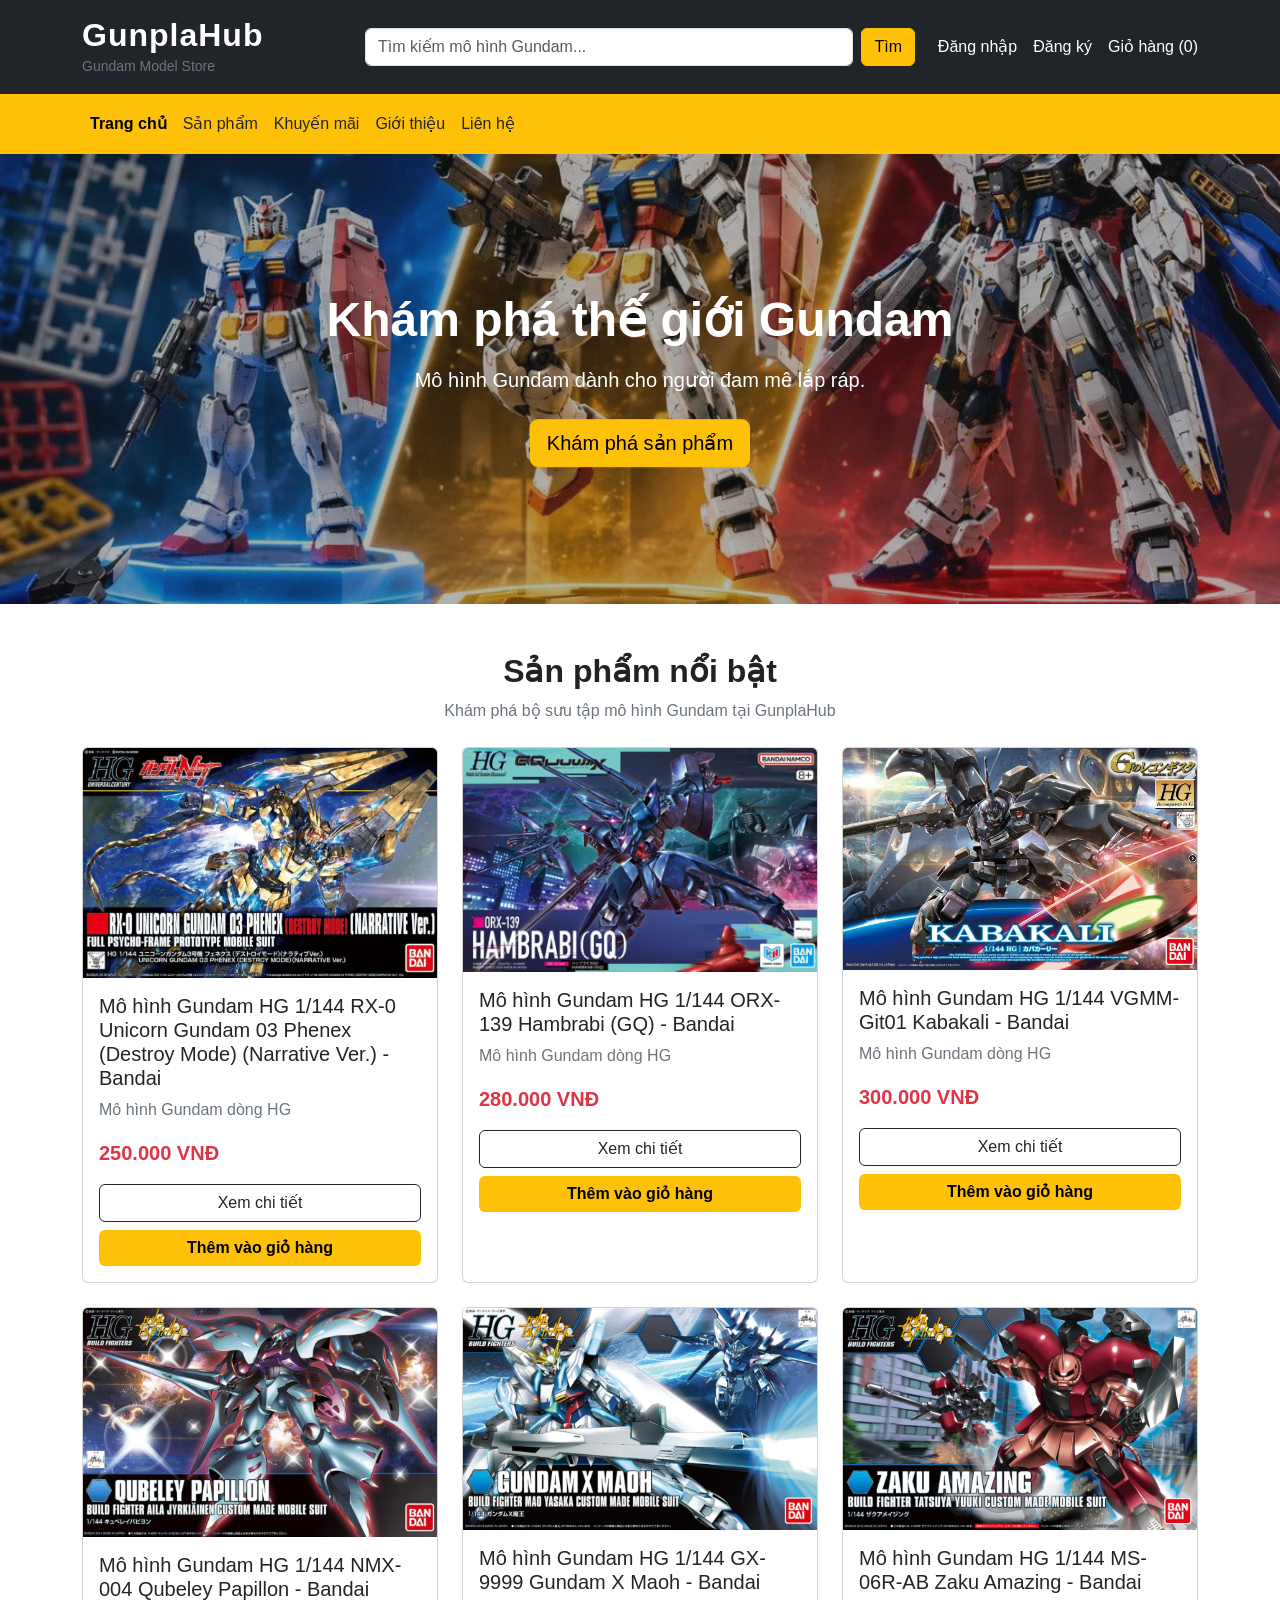
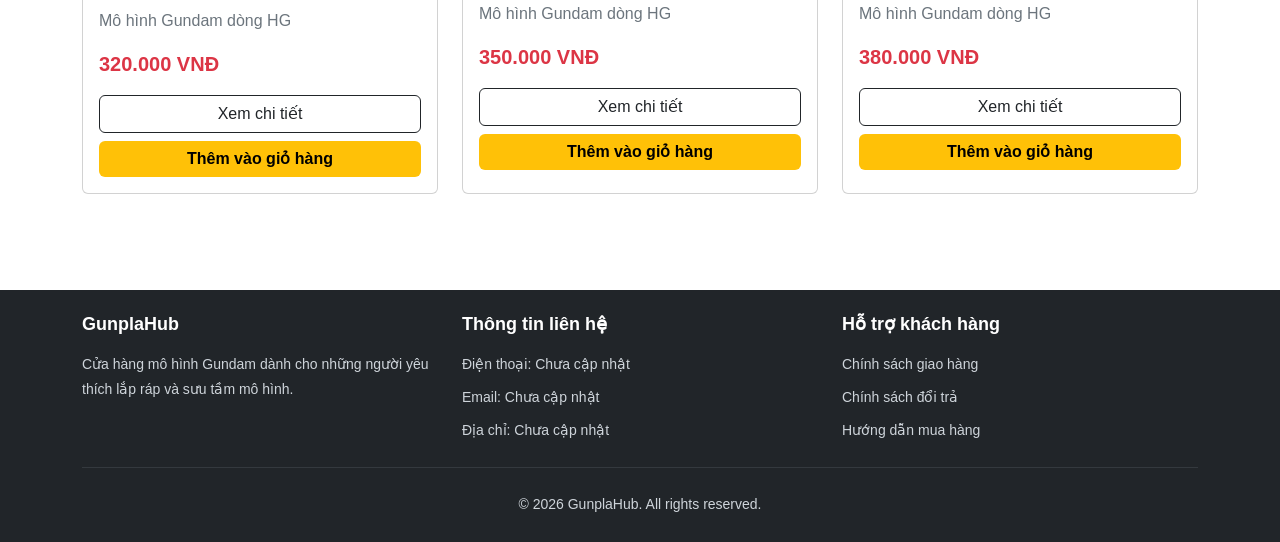
<file: index.html>
<!DOCTYPE html>
<html lang="vi">
<head>
    <meta charset="UTF-8">
    <meta name="viewport" content="width=device-width, initial-scale=1.0">

    <title>GunplaHub - Cửa hàng mô hình Gundam</title>

    <!-- Bootstrap CSS -->
    <link
        href="https://cdn.jsdelivr.net/npm/bootstrap@5.3.8/dist/css/bootstrap.min.css"
        rel="stylesheet"
    >

    <!-- CSS của dự án -->
    <link rel="stylesheet" href="css/style.css">
</head>

<body>

    
<!-- HEADER -->
<header class="bg-dark text-white py-3">
    <div class="container">
        <div class="row align-items-center g-3">

            <!-- Logo -->
            <div class="col-12 col-md-3">
                <a href="index.html" class="text-white text-decoration-none">
                    <h2 class="mb-0 fw-bold">GunplaHub</h2>
                    <small class="text-secondary">Gundam Model Store</small>
                </a>
            </div>

            <!-- Thanh tìm kiếm -->
            <div class="col-12 col-md-6">
                
<form class="d-flex" role="search" id="search-form">
    <input
        type="search"
        id="search-product"
        class="form-control"
        placeholder="Tìm kiếm mô hình Gundam..."
        aria-label="Tìm kiếm sản phẩm"
    >
    <button class="btn btn-warning ms-2" type="submit">
        Tìm
    </button>
</form>


            </div>

            <!-- Tài khoản và giỏ hàng -->
            <div class="col-12 col-md-3">
                <div class="d-flex justify-content-md-end gap-3">
                    
                    <a href="login.html" class="text-white text-decoration-none">
                        Đăng nhập
                    </a>
                    
                    <a href="register.html" class="text-white text-decoration-none">
                        Đăng ký
                    </a>

                    


                    <a href="cart.html" id="cart-link" class="text-white text-decoration-none">
                        Giỏ hàng (<span id="cart-count">0</span>)
                    </a>
                    
                </div>
            </div>

        </div>
    </div>
</header>

<!-- MENU ĐIỀU HƯỚNG -->
<nav class="navbar navbar-expand-lg navbar-light bg-warning">
    <div class="container">

        <button
            class="navbar-toggler"
            type="button"
            data-bs-toggle="collapse"
            data-bs-target="#mainMenu"
            aria-controls="mainMenu"
            aria-expanded="false"
            aria-label="Mở menu"
        >
            <span class="navbar-toggler-icon"></span>
        </button>

        <div class="collapse navbar-collapse" id="mainMenu">
            <ul class="navbar-nav me-auto">
                <li class="nav-item">
                    <a class="nav-link active fw-bold" href="index.html">Trang chủ</a>
                </li>

                <li class="nav-item">
                    <a class="nav-link" href="#san-pham">Sản phẩm</a>
                </li>

                <li class="nav-item">
                    <a class="nav-link" href="#khuyen-mai">Khuyến mãi</a>
                </li>

                <li class="nav-item">
                    <a class="nav-link" href="#gioi-thieu">Giới thiệu</a>
                </li>

                <li class="nav-item">
                    <a class="nav-link" href="#lien-he">Liên hệ</a>
                </li>
            </ul>
        </div>

    </div>
</nav>

<!-- BANNER TRANG CHỦ -->
<section class="home-banner">
    <img
        src="assets/images/banner.jpg"
        class="img-fluid w-100"
        alt="Bộ sưu tập mô hình Gundam tại GunplaHub"
    >

    <div class="banner-content container">
        <h1>Khám phá thế giới Gundam</h1>
        <p>Mô hình Gundam dành cho người đam mê lắp ráp.</p>
        <a href="#san-pham" class="btn btn-warning btn-lg">
            Khám phá sản phẩm
        </a>
    </div>
</section>

<!-- SẢN PHẨM NỔI BẬT -->
<section id="san-pham" class="featured-products py-5">
    <div class="container">

        <!-- Tiêu đề -->
        <div class="text-center mb-4">
            <h2 class="fw-bold">Sản phẩm nổi bật</h2>
            <p class="text-secondary">
                Khám phá bộ sưu tập mô hình Gundam tại GunplaHub
            </p>
        </div>

        <!-- Danh sách sản phẩm -->
        <div class="row g-4">

            <!-- Sản phẩm 1 -->
            <div class="col-6 col-md-4 col-lg-4">
                <div class="card product-card h-100">
                    <img src="assets/images/gundam-hg-001.jpg"
                         class="card-img-top"
                         alt="Mô hình Gundam 1">
                    <div class="card-body">
                        <h5 class="card-title">Mô hình Gundam HG 1/144 RX-0 Unicorn Gundam 03 Phenex (Destroy Mode) (Narrative Ver.) - Bandai</h5>
                        
<p class="card-text text-secondary">
    Mô hình Gundam dòng HG
</p>

<p class="product-price fw-bold text-danger mb-3">
    250.000 VNĐ
</p>

<div class="d-grid gap-2">
    <a href="product-detail.html?id=1" class="btn btn-outline-dark">
        Xem chi tiết
    </a>

    <button type="button" class="btn btn-warning add-to-cart">
        Thêm vào giỏ hàng
    </button>
</div>

                    </div>
                </div>
            </div>

            <!-- Sản phẩm 2 -->
            <div class="col-6 col-md-4 col-lg-4">
                <div class="card product-card h-100">
                    <img src="assets/images/gundam-hg-002.png"
                         class="card-img-top"
                         alt="Mô hình Gundam 2">
                    <div class="card-body">
                        <h5 class="card-title">Mô hình Gundam HG 1/144 ORX-139 Hambrabi (GQ) - Bandai</h5>
                        
<p class="card-text text-secondary">
    Mô hình Gundam dòng HG
</p>

<p class="product-price fw-bold text-danger mb-3">
    280.000 VNĐ
</p>

<div class="d-grid gap-2">
    <a href="product-detail.html?id=2" class="btn btn-outline-dark">
        Xem chi tiết
    </a>

    <button type="button" class="btn btn-warning add-to-cart">
        Thêm vào giỏ hàng
    </button>
</div>

                    </div>
                </div>
            </div>

            <!-- Sản phẩm 3 -->
            <div class="col-6 col-md-4 col-lg-4">
                <div class="card product-card h-100">
                    <img src="assets/images/gundam-hg-003.png"
                         class="card-img-top"
                         alt="Mô hình Gundam 3">
                    <div class="card-body">
                        <h5 class="card-title">Mô hình Gundam HG 1/144 VGMM-Git01 Kabakali - Bandai</h5>
                       
<p class="card-text text-secondary">
    Mô hình Gundam dòng HG
</p>

<p class="product-price fw-bold text-danger mb-3">
    300.000 VNĐ
</p>

<div class="d-grid gap-2">
    <a href="product-detail.html?id=3" class="btn btn-outline-dark">
    Xem chi tiết
</a>
    <button type="button" class="btn btn-warning add-to-cart">
        Thêm vào giỏ hàng
    </button>
</div>
                    </div>
                </div>
            </div>

            <!-- Sản phẩm 4 -->
            <div class="col-6 col-md-4 col-lg-4">
                <div class="card product-card h-100">
                    <img src="assets/images/gundam-hg-004.png"
                         class="card-img-top"
                         alt="Mô hình Gundam 4">
                    <div class="card-body">
                        <h5 class="card-title">Mô hình Gundam HG 1/144 NMX-004 Qubeley Papillon - Bandai</h5>
                        
<p class="card-text text-secondary">
    Mô hình Gundam dòng HG
</p>

<p class="product-price fw-bold text-danger mb-3">
    320.000 VNĐ
</p>

<div class="d-grid gap-2">
    <a href="product-detail.html?id=4" class="btn btn-outline-dark">
    Xem chi tiết
</a>
    <button type="button" class="btn btn-warning add-to-cart">
        Thêm vào giỏ hàng
    </button>
</div>
                    </div>
                </div>
            </div>

            <!-- Sản phẩm 5 -->
            <div class="col-6 col-md-4 col-lg-4">
                <div class="card product-card h-100">
                    <img src="assets/images/gundam-hg-005.png"
                         class="card-img-top"
                         alt="Mô hình Gundam 5">
                    <div class="card-body">
                        <h5 class="card-title">Mô hình Gundam HG 1/144 GX-9999 Gundam X Maoh - Bandai</h5>
                        
<p class="card-text text-secondary">
    Mô hình Gundam dòng HG
</p>

<p class="product-price fw-bold text-danger mb-3">
    350.000 VNĐ
</p>

<div class="d-grid gap-2">
    <a href="product-detail.html?id=5" class="btn btn-outline-dark">
    Xem chi tiết
</a>
    <button type="button" class="btn btn-warning add-to-cart">
        Thêm vào giỏ hàng
    </button>
</div>
                    </div>
                </div>
            </div>

            <!-- Sản phẩm 6 -->
            <div class="col-6 col-md-4 col-lg-4">
                <div class="card product-card h-100">
                    <img src="assets/images/gundam-hg-006.png"
                         class="card-img-top"
                         alt="Mô hình Gundam 6">
                    <div class="card-body">
                        <h5 class="card-title">Mô hình Gundam HG 1/144 MS-06R-AB Zaku Amazing - Bandai</h5>
                        
<p class="card-text text-secondary">
    Mô hình Gundam dòng HG
</p>

<p class="product-price fw-bold text-danger mb-3">
    380.000 VNĐ
</p>

<div class="d-grid gap-2">
    <a href="product-detail.html?id=6" class="btn btn-outline-dark">
    Xem chi tiết
</a>
    <button type="button" class="btn btn-warning add-to-cart">
        Thêm vào giỏ hàng
    </button>
</div>
                    </div>
                </div>
            </div>

        </div>
    </div>
</section>

<!-- Footer của website -->
<footer class="site-footer mt-5">
    <div class="container py-4">
        <div class="row g-4">

            <!-- Thông tin cửa hàng -->
            <div class="col-12 col-md-4">
                <h5>GunplaHub</h5>
                <p>
                    Cửa hàng mô hình Gundam dành cho những người yêu thích
                    lắp ráp và sưu tầm mô hình.
                </p>
            </div>

            <!-- Liên hệ -->
            <div class="col-12 col-md-4">
                <h5>Thông tin liên hệ</h5>
                <p class="mb-2">Điện thoại: Chưa cập nhật</p>
                <p class="mb-2">Email: Chưa cập nhật</p>
                <p class="mb-0">Địa chỉ: Chưa cập nhật</p>
            </div>

            <!-- Hỗ trợ khách hàng -->
            <div class="col-12 col-md-4">
                <h5>Hỗ trợ khách hàng</h5>
                <p class="mb-2">Chính sách giao hàng</p>
                <p class="mb-2">Chính sách đổi trả</p>
                <p class="mb-0">Hướng dẫn mua hàng</p>
            </div>

        </div>

        <hr>

        <p class="text-center mb-0">
            © 2026 GunplaHub. All rights reserved.
        </p>
    </div>
</footer>
    <!-- Bootstrap JavaScript -->
    <script src="https://cdn.jsdelivr.net/npm/bootstrap@5.3.8/dist/js/bootstrap.bundle.min.js"></script>

    <!-- JavaScript của dự án -->
    <script src="js/main.js"></script>
</body>
</html>
</file>
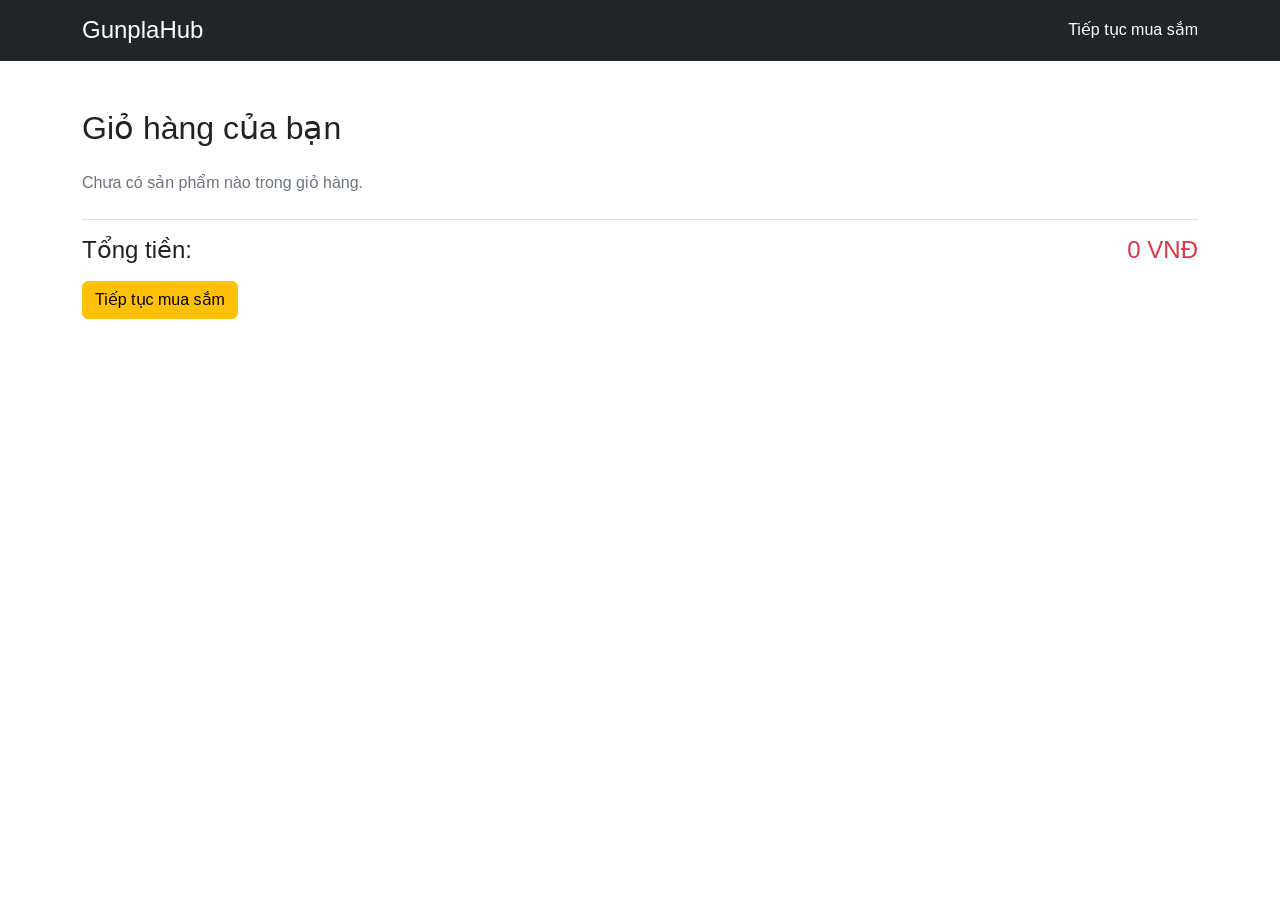
<file: cart.html>
<!DOCTYPE html>
<html lang="vi">
<head>
    <meta charset="UTF-8">
    <meta name="viewport" content="width=device-width, initial-scale=1.0">
    <title>Giỏ hàng - GunplaHub</title>

    <link
        href="https://cdn.jsdelivr.net/npm/bootstrap@5.3.8/dist/css/bootstrap.min.css"
        rel="stylesheet"
    >
    <link rel="stylesheet" href="css/style.css">
</head>
<body>
    <header class="bg-dark text-white py-3">
        <div class="container d-flex justify-content-between align-items-center">
            <a href="index.html" class="text-white text-decoration-none">
                <h1 class="h4 mb-0">GunplaHub</h1>
            </a>

            <a href="index.html" class="text-white text-decoration-none">
                Tiếp tục mua sắm
            </a>
        </div>
    </header>

    <main class="container my-5">
        <h2 class="mb-4">Giỏ hàng của bạn</h2>

        <div id="cart-items">
            <p class="text-secondary">Đang tải giỏ hàng...</p>
        </div>

        <div class="border-top pt-3 mt-4">
            <div class="d-flex justify-content-between align-items-center">
                <h4 class="mb-0">Tổng tiền:</h4>
                <h4 id="cart-total" class="text-danger mb-0">0 VNĐ</h4>
            </div>

            <a href="index.html" class="btn btn-warning mt-3">
                Tiếp tục mua sắm
            </a>
        </div>
    </main>

    <script src="js/main.js"></script>
    <script src="https://cdn.jsdelivr.net/npm/bootstrap@5.3.8/dist/js/bootstrap.bundle.min.js"></script>
</body>
</html>
</file>
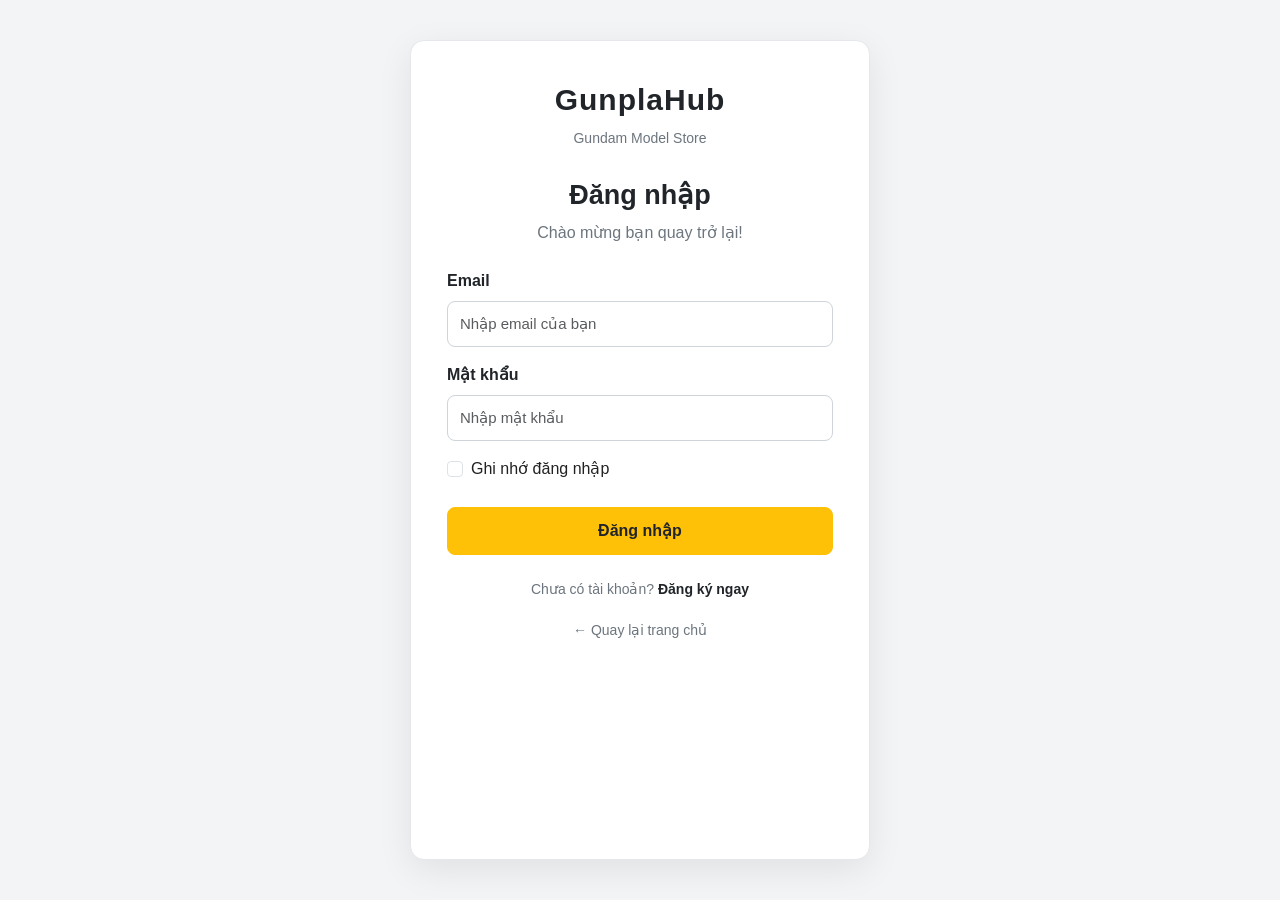
<file: login.html>
<!DOCTYPE html>
<html lang="vi">
<head>
    <meta charset="UTF-8">
    <meta name="viewport" content="width=device-width, initial-scale=1.0">
    <title>Đăng nhập - GunplaHub</title>

    <!-- Bootstrap -->
    <link
        href="https://cdn.jsdelivr.net/npm/bootstrap@5.3.8/dist/css/bootstrap.min.css"
        rel="stylesheet"
    >

    <!-- CSS chung của GunplaHub -->
    <link rel="stylesheet" href="css/style.css">

    <!-- CSS riêng cho đăng nhập, đăng ký -->
    <link rel="stylesheet" href="css/auth.css">
</head>

<body class="auth-page">

    <main class="auth-container">
        <a href="index.html" class="auth-logo">GunplaHub</a>

        <p class="auth-subtitle">Gundam Model Store</p>

        <h1 class="auth-title">Đăng nhập</h1>
        <p class="text-center text-secondary mb-4">
            Chào mừng bạn quay trở lại!
        </p>

        <form class="auth-form" id="login-form">
            <div class="mb-3">
                <label for="login-email" class="form-label">
                    Email
                </label>
                <input
                    type="email"
                    class="form-control"
                    id="login-email"
                    name="email"
                    placeholder="Nhập email của bạn"
                    required
                >
            </div>

            <div class="mb-3">
                <label for="login-password" class="form-label">
                    Mật khẩu
                </label>
                <input
                    type="password"
                    class="form-control"
                    id="login-password"
                    name="password"
                    placeholder="Nhập mật khẩu"
                    required
                >
            </div>

            <div class="d-flex justify-content-between align-items-center mb-3">
                <div class="form-check">
                    <input
                        class="form-check-input"
                        type="checkbox"
                        id="remember-me"
                    >
                    <label class="form-check-label" for="remember-me">
                        Ghi nhớ đăng nhập
                    </label>
                </div>
            </div>

            <button type="submit" class="auth-submit">
                Đăng nhập
            </button>
        </form>

        <p class="auth-switch">
            Chưa có tài khoản?
            <a href="register.html">Đăng ký ngay</a>
        </p>

        <a href="index.html" class="auth-back">
            ← Quay lại trang chủ
        </a>
    </main>

</body>
</html>

</html>
</file>
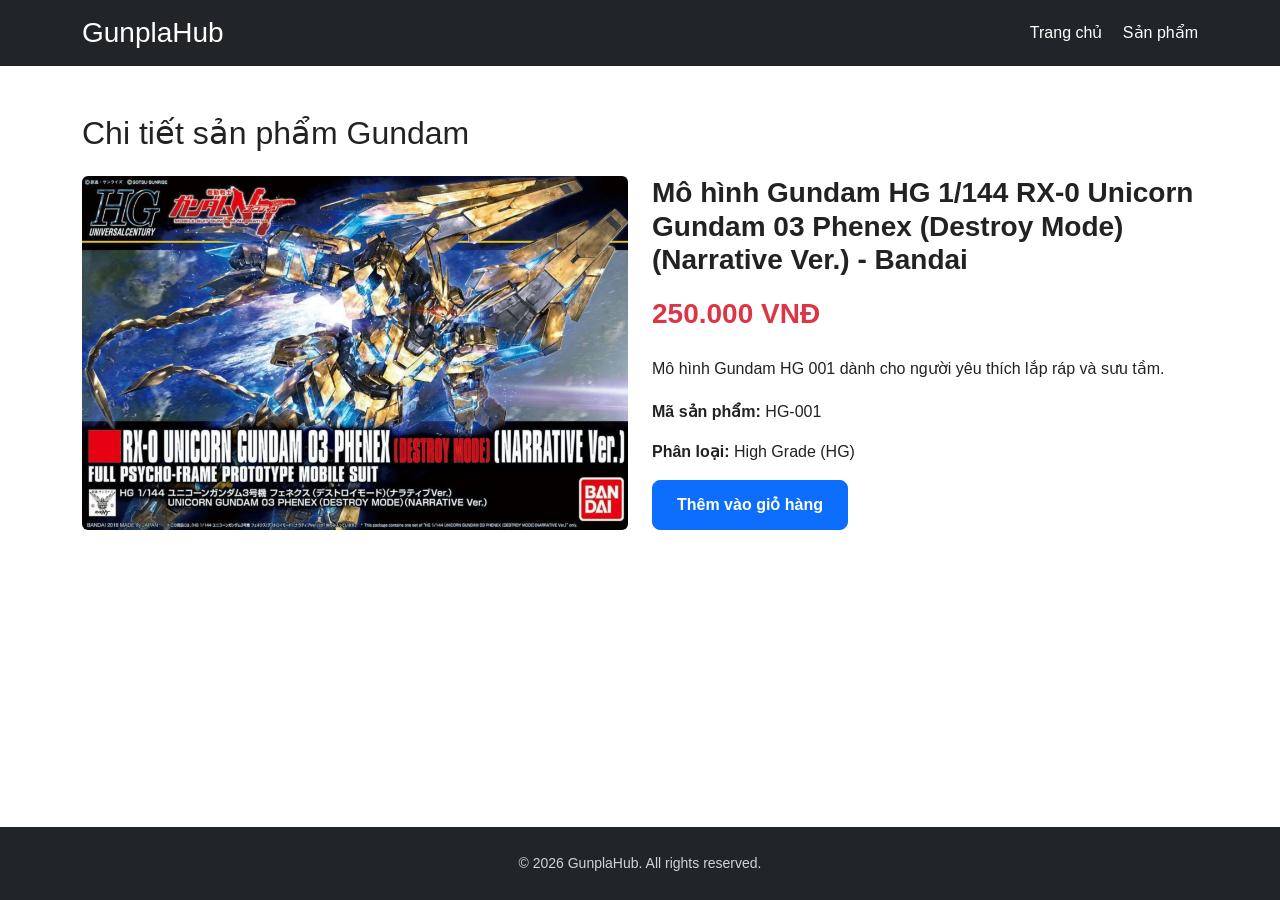
<file: product-detail.html>
<!DOCTYPE html>
<html lang="vi">
<head>
    <meta charset="UTF-8">
    <meta name="viewport" content="width=device-width, initial-scale=1.0">
    <title>Chi tiết sản phẩm - GunplaHub</title>

    <!-- Bootstrap CSS -->
    <link
        href="https://cdn.jsdelivr.net/npm/bootstrap@5.3.8/dist/css/bootstrap.min.css"
        rel="stylesheet"
    >

    <!-- CSS của website -->
    <link rel="stylesheet" href="css/style.css">
</head>
<body>

    <!-- Header -->
    <header class="bg-dark text-white py-3">
        <div class="container d-flex justify-content-between align-items-center">
            <a href="index.html" class="text-white text-decoration-none">
                <h1 class="h3 mb-0">GunplaHub</h1>
            </a>

            <nav>
                <a href="index.html" class="text-white text-decoration-none me-3">
                    Trang chủ
                </a>
                <a href="products.html" class="text-white text-decoration-none">
                    Sản phẩm
                </a>
            </nav>
        </div>
    </header>

    <!-- Nội dung chi tiết sản phẩm -->
    <main class="container my-5">
        <h2 class="mb-4">Chi tiết sản phẩm Gundam</h2>

        <div class="row g-4">
            <!-- Hình ảnh sản phẩm -->
            <div class="col-12 col-md-6">
                
<img
    id="detail-image"
    src="assets/images/gundam-hg-001.jpg"
    alt="Mô hình Gundam HG 1/144 RX-0 Unicorn Gundam 03 Phenex (Destroy Mode) (Narrative Ver.) - Bandai"
    class="img-fluid rounded"
>
            </div>

            <!-- Thông tin sản phẩm -->
            <div class="col-12 col-md-6">
                <h3 id="detail-name">Gundam HG 001</h3>

                <p id="detail-price" class="text-danger fs-3 fw-bold">
    250.000 VNĐ
</p>

                <p id="detail-description">
            Mô hình Gundam HG 001 dành cho người yêu thích
    lắp ráp và sưu tầm mô hình Gundam.
</p>

<p>
    <strong>Mã sản phẩm:</strong>
    <span id="detail-code">HG-001</span>
</p>

<p>
    <strong>Phân loại:</strong>
    <span id="detail-type">High Grade (HG)</span>
</p>


                
<button
    type="button"
    id="detail-add-to-cart"
    class="btn btn-primary"
>
    Thêm vào giỏ hàng
</button>

            </div>
        </div>
    </main>

    <!-- Footer -->
    <footer class="site-footer mt-5">
        <div class="container py-4 text-center">
            <p class="mb-0">
                © 2026 GunplaHub. All rights reserved.
            </p>
        </div>
    </footer>

    <!-- Bootstrap JavaScript -->
    <script src="https://cdn.jsdelivr.net/npm/bootstrap@5.3.8/dist/js/bootstrap.bundle.min.js"></script>
    
    <!-- JavaScript chi tiết sản phẩm -->
    <script src="js/product-detail.js"></script>

</body>
</html>
</file>
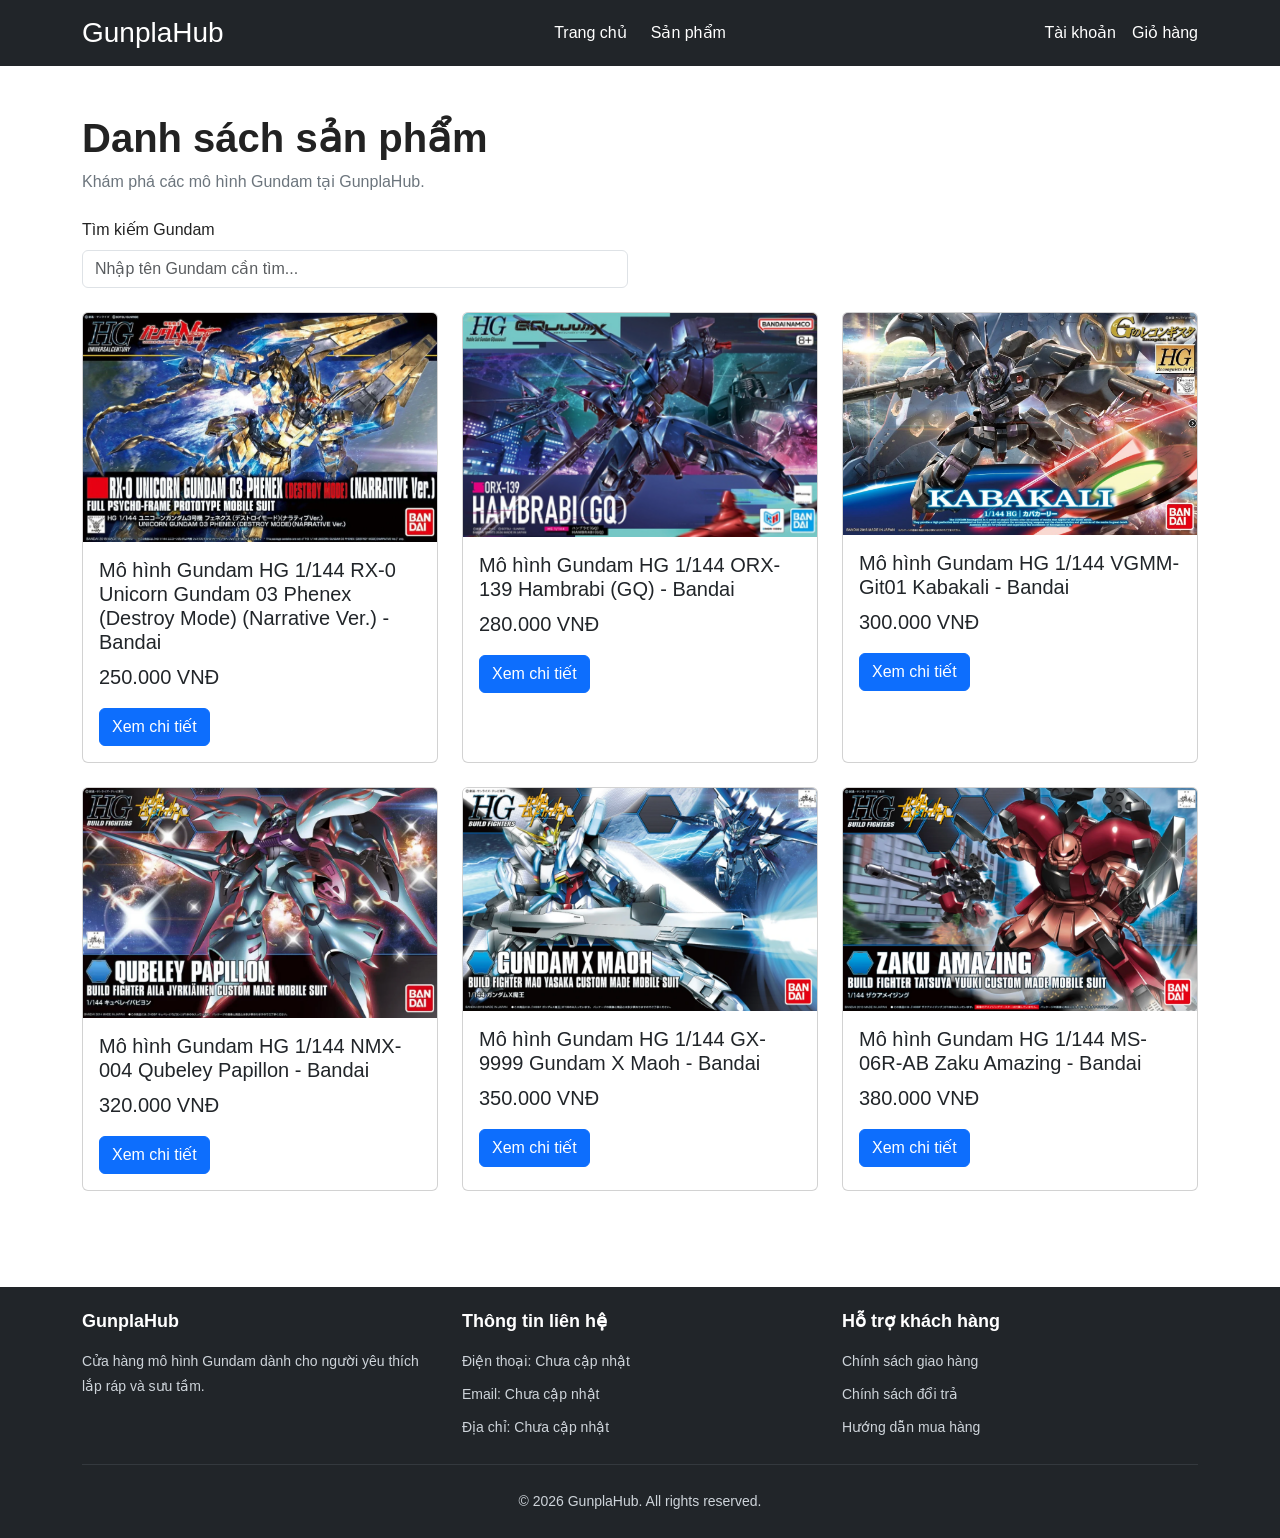
<file: products.html>
<!DOCTYPE html>
<html lang="vi">
<head>
    <meta charset="UTF-8">
    <meta name="viewport" content="width=device-width, initial-scale=1.0">

    <title>Danh sách sản phẩm | GunplaHub</title>

    <!-- Bootstrap CSS -->
    <link
        href="https://cdn.jsdelivr.net/npm/bootstrap@5.3.8/dist/css/bootstrap.min.css"
        rel="stylesheet"
    >

    <!-- CSS của dự án -->
    <link rel="stylesheet" href="css/style.css">
</head>
<body>

    <!-- Header -->
    <header class="bg-dark text-white py-3">
        <div class="container">
            <div class="row align-items-center g-3">

                <div class="col-12 col-md-3">
                    <a href="index.html"
                       class="text-white text-decoration-none">
                        <h3 class="mb-0">GunplaHub</h3>
                    </a>
                </div>

                <div class="col-12 col-md-6">
                    <nav class="d-flex justify-content-center gap-4 flex-wrap">
                        <a href="index.html"
                           class="text-white text-decoration-none">
                            Trang chủ
                        </a>

                        <a href="products.html"
                           class="text-white text-decoration-none">
                            Sản phẩm
                        </a>
                    </nav>
                </div>

                <div class="col-12 col-md-3">
                    <div class="d-flex justify-content-md-end justify-content-center gap-3">
                        <a href="#" class="text-white text-decoration-none">
                            Tài khoản
                        </a>

                        <a href="index.html#gio-hang"
                           class="text-white text-decoration-none">
                            Giỏ hàng
                        </a>
                    </div>
                </div>

            </div>
        </div>
    </header>

    <!-- Nội dung trang danh sách sản phẩm -->
    <main class="container my-5">

        <div class="mb-4">
            <h1 class="fw-bold">Danh sách sản phẩm</h1>
            <p class="text-secondary">
                Khám phá các mô hình Gundam tại GunplaHub.
            </p>
        </div>
        
<!-- Ô tìm kiếm sản phẩm -->
<div class="row mb-4">
    <div class="col-12 col-md-6">
        <label for="search-product" class="form-label">
            Tìm kiếm Gundam
        </label>

        <input
            type="text"
            id="search-product"
            class="form-control"
            placeholder="Nhập tên Gundam cần tìm..."
        >
    </div>
</div>

        
<!-- Danh sách sản phẩm -->
<section id="product-list">
    <div class="row g-4">

        <!-- Mô hình Gundam HG 1/144 RX-0 Unicorn Gundam 03 Phenex (Destroy Mode) (Narrative Ver.) - Bandai -->
        <div class="col-12 col-sm-6 col-lg-4">
            <div class="card product-card h-100">
                <img
                    src="assets/images/gundam-hg-001.jpg"
                    class="card-img-top"
                    alt="Mô hình Gundam HG 1/144 RX-0 Unicorn Gundam 03 Phenex (Destroy Mode) (Narrative Ver.) - Bandai"
                >
                <div class="card-body">
                    <h5 class="card-title">Mô hình Gundam HG 1/144 RX-0 Unicorn Gundam 03 Phenex (Destroy Mode) (Narrative Ver.) - Bandai</h5>
                    <p class="product-price">250.000 VNĐ</p>
                    <a href="product-detail.html?id=1" class="btn btn-primary">Xem chi tiết</a>
                </div>
            </div>
        </div>

        <!-- Mô hình Gundam HG 1/144 ORX-139 Hambrabi (GQ) - Bandai -->
        <div class="col-12 col-sm-6 col-lg-4">
            <div class="card product-card h-100">
                <img
                    src="assets/images/gundam-hg-002.png"
                    class="card-img-top"
                    alt="Mô hình Gundam HG 1/144 ORX-139 Hambrabi (GQ) - Bandai"
                >
                <div class="card-body">
                    <h5 class="card-title">Mô hình Gundam HG 1/144 ORX-139 Hambrabi (GQ) - Bandai</h5>
                    <p class="product-price">280.000 VNĐ</p>
                    <a href="product-detail.html?id=2" class="btn btn-primary">Xem chi tiết</a>
                </div>
            </div>
        </div>

        <!-- Mô hình Gundam HG 1/144 VGMM-Git01 Kabakali - Bandai -->
        <div class="col-12 col-sm-6 col-lg-4">
            <div class="card product-card h-100">
                <img
                    src="assets/images/gundam-hg-003.png"
                    class="card-img-top"
                    alt="Mô hình Gundam HG 1/144 VGMM-Git01 Kabakali - Bandai"
                >
                <div class="card-body">
                    <h5 class="card-title">Mô hình Gundam HG 1/144 VGMM-Git01 Kabakali - Bandai</h5>
                    <p class="product-price">300.000 VNĐ</p>
                    <a href="product-detail.html?id=3" class="btn btn-primary">Xem chi tiết</a>
                </div>
            </div>
        </div>

        <!-- Mô hình Gundam HG 1/144 NMX-004 Qubeley Papillon - Bandai -->
        <div class="col-12 col-sm-6 col-lg-4">
            <div class="card product-card h-100">
                <img
                    src="assets/images/gundam-hg-004.png"
                    class="card-img-top"
                    alt="Mô hình Gundam HG 1/144 NMX-004 Qubeley Papillon - Bandai"
                >
                <div class="card-body">
                    <h5 class="card-title">Mô hình Gundam HG 1/144 NMX-004 Qubeley Papillon - Bandai</h5>
                    <p class="product-price">320.000 VNĐ</p>
                    <a href="product-detail.html?id=4" class="btn btn-primary">Xem chi tiết</a>
                </div>
            </div>
        </div>

        <!-- Mô hình Gundam HG 1/144 GX-9999 Gundam X Maoh - Bandai -->
        <div class="col-12 col-sm-6 col-lg-4">
            <div class="card product-card h-100">
                <img
                    src="assets/images/gundam-hg-005.png"
                    class="card-img-top"
                    alt="Mô hình Gundam HG 1/144 GX-9999 Gundam X Maoh - Bandai"
                >
                <div class="card-body">
                    <h5 class="card-title">Mô hình Gundam HG 1/144 GX-9999 Gundam X Maoh - Bandai</h5>
                    <p class="product-price">350.000 VNĐ</p>
                    <a href="product-detail.html?id=5" class="btn btn-primary">Xem chi tiết</a>
                </div>
            </div>
        </div>

        <!-- Mô hình Gundam HG 1/144 MS-06R-AB Zaku Amazing - Bandai -->
        <div class="col-12 col-sm-6 col-lg-4">
            <div class="card product-card h-100">
                <img
                    src="assets/images/gundam-hg-006.png"
                    class="card-img-top"
                    alt="Mô hình Gundam HG 1/144 MS-06R-AB Zaku Amazing - Bandai"
                >
                <div class="card-body">
                    <h5 class="card-title">Mô hình Gundam HG 1/144 MS-06R-AB Zaku Amazing - Bandai</h5>
                    <p class="product-price">380.000 VNĐ</p>
                    <a href="product-detail.html?id=6" class="btn btn-primary">Xem chi tiết</a>
                </div>
            </div>
        </div>

    </div>
</section>

    </main>

    <!-- Footer -->
    <footer class="site-footer mt-5">
        <div class="container py-4">
            <div class="row g-4">

                <div class="col-12 col-md-4">
                    <h5>GunplaHub</h5>
                    <p>
                        Cửa hàng mô hình Gundam dành cho người yêu thích
                        lắp ráp và sưu tầm.
                    </p>
                </div>

                <div class="col-12 col-md-4">
                    <h5>Thông tin liên hệ</h5>
                    <p class="mb-2">Điện thoại: Chưa cập nhật</p>
                    <p class="mb-2">Email: Chưa cập nhật</p>
                    <p class="mb-0">Địa chỉ: Chưa cập nhật</p>
                </div>

                <div class="col-12 col-md-4">
                    <h5>Hỗ trợ khách hàng</h5>
                    <p class="mb-2">Chính sách giao hàng</p>
                    <p class="mb-2">Chính sách đổi trả</p>
                    <p class="mb-0">Hướng dẫn mua hàng</p>
                </div>

            </div>

            <hr>

            <p class="text-center mb-0">
                © 2026 GunplaHub. All rights reserved.
            </p>
        </div>
    </footer>

    
<!-- Bootstrap JavaScript -->
<script src="https://cdn.jsdelivr.net/npm/bootstrap@5.3.8/dist/js/bootstrap.bundle.min.js"></script>

<!-- JavaScript của website -->
<script src="js/main.js"></script>

</body>
</html>
</file>
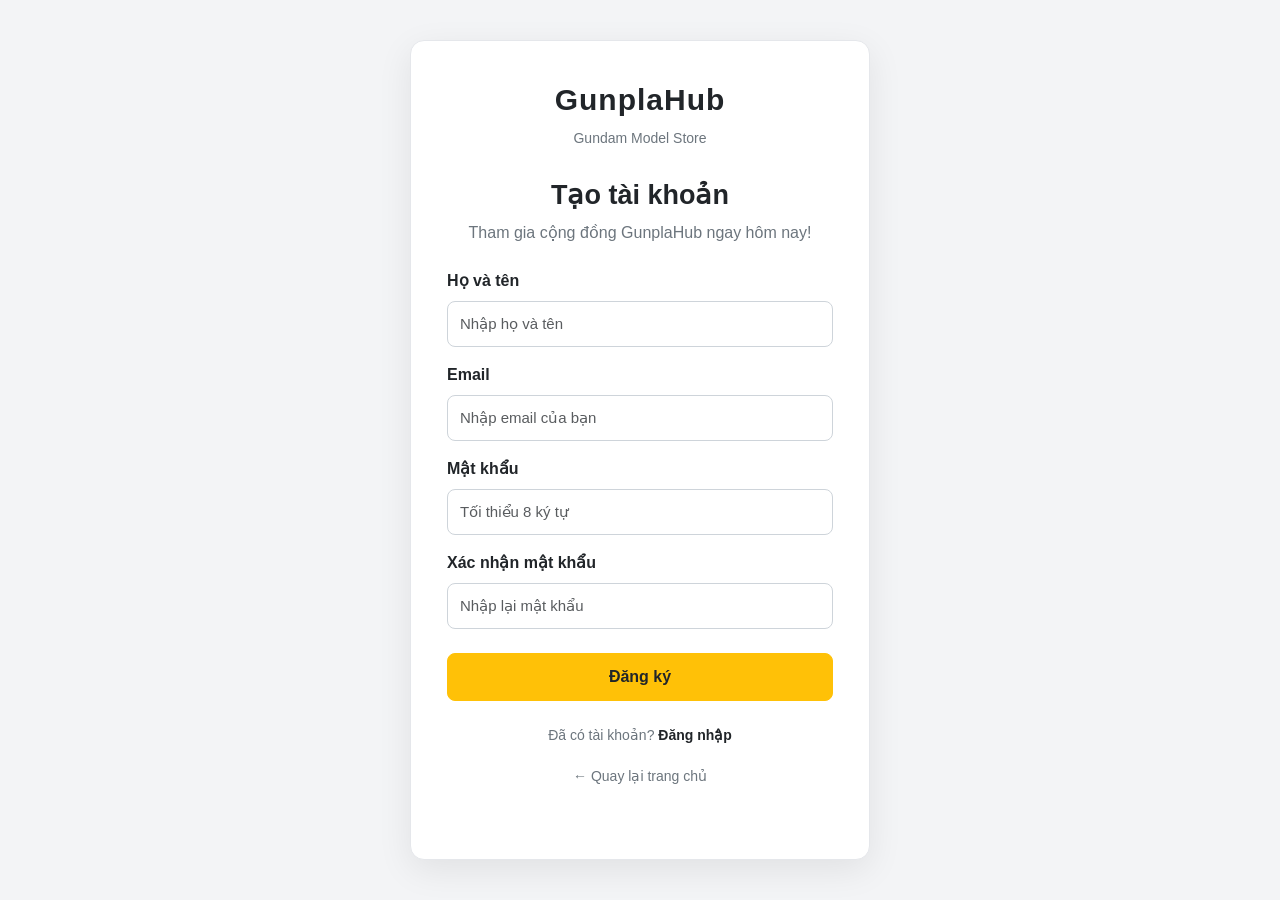
<file: register.html>
<!DOCTYPE html>
<html lang="vi">
<head>
    <meta charset="UTF-8">
    <meta name="viewport" content="width=device-width, initial-scale=1.0">
    <title>Đăng ký - GunplaHub</title>

    <!-- Bootstrap -->
    <link
        href="https://cdn.jsdelivr.net/npm/bootstrap@5.3.8/dist/css/bootstrap.min.css"
        rel="stylesheet"
    >

    <!-- CSS chung của GunplaHub -->
    <link rel="stylesheet" href="css/style.css">

    <!-- CSS riêng cho đăng nhập, đăng ký -->
    <link rel="stylesheet" href="css/auth.css">
</head>
<body class="auth-page">

    <main class="auth-container">
        <a href="index.html" class="auth-logo">GunplaHub</a>

        <p class="auth-subtitle">Gundam Model Store</p>

        <h1 class="auth-title">Tạo tài khoản</h1>
        <p class="text-center text-secondary mb-4">
            Tham gia cộng đồng GunplaHub ngay hôm nay!
        </p>

        <form class="auth-form" id="register-form">
            <div class="mb-3">
                <label for="register-name" class="form-label">
                    Họ và tên
                </label>
                <input
                    type="text"
                    class="form-control"
                    id="register-name"
                    name="name"
                    placeholder="Nhập họ và tên"
                    required
                >
            </div>

            <div class="mb-3">
                <label for="register-email" class="form-label">
                    Email
                </label>
                <input
                    type="email"
                    class="form-control"
                    id="register-email"
                    name="email"
                    placeholder="Nhập email của bạn"
                    required
                >
            </div>

            <div class="mb-3">
                <label for="register-password" class="form-label">
                    Mật khẩu
                </label>
                <input
                    type="password"
                    class="form-control"
                    id="register-password"
                    name="password"
                    placeholder="Tối thiểu 8 ký tự"
                    minlength="8"
                    required
                >
            </div>

            <div class="mb-3">
                <label for="confirm-password" class="form-label">
                    Xác nhận mật khẩu
                </label>
                <input
                    type="password"
                    class="form-control"
                    id="confirm-password"
                    name="confirm_password"
                    placeholder="Nhập lại mật khẩu"
                    minlength="8"
                    required
                >
            </div>

            <button type="submit" class="auth-submit">
                Đăng ký
            </button>
        </form>

        <p class="auth-switch">
            Đã có tài khoản?
            <a href="login.html">Đăng nhập</a>
        </p>

        <a href="index.html" class="auth-back">
            ← Quay lại trang chủ
        </a>
    </main>

    <script>
        const registerForm = document.getElementById("register-form");
        const passwordInput = document.getElementById("register-password");
        const confirmPasswordInput = document.getElementById("confirm-password");
    
        registerForm.addEventListener("submit", function (event) {
            if (passwordInput.value !== confirmPasswordInput.value) {
                event.preventDefault();
                alert("Mật khẩu xác nhận không khớp. Vui lòng nhập lại!");
                confirmPasswordInput.focus();
            } else {
                event.preventDefault();
                alert("Thông tin hợp lệ! Chức năng tạo tài khoản sẽ được kết nối sau.");
            }
        });
    </script>
    
</body>
</html>
</file>
<file: css/style.css>
/* ===== CÀI ĐẶT CHUNG ===== */
:root {
    --primary-color: #0d6efd;
    --secondary-color: #212529;
    --text-color: #222222;
    --background-color: #ffffff;
    --footer-text-color: #ced4da;
}

html,
body {
    min-height: 100%;
}

body {
    margin: 0;
    font-family: Arial, sans-serif;
    color: #222;

    min-height: 100vh;
    display: flex;
    flex-direction: column;
}

main {
    flex: 1;
}

/* ===== LOGO ===== */
header h2 {
    letter-spacing: 1px;
}

/* ===== MENU ĐIỀU HƯỚNG ===== */
.navbar .nav-link {
    color: #212529;
    padding: 10px 16px;
}

.navbar .nav-link:hover {
    color: #ffffff;
}

/* ===== BANNER TRANG CHỦ ===== */
.home-banner {
    position: relative;
    overflow: hidden;
    background-color: #212529;
}

.home-banner img {
    display: block;
    width: 100%;
    height: 450px;
    object-fit: cover;
    opacity: 0.65;
}

.banner-content {
    position: absolute;
    top: 50%;
    left: 50%;
    transform: translate(-50%, -50%);
    color: #ffffff;
    text-align: center;
    width: 100%;
}

.banner-content h1 {
    font-size: clamp(26px, 4vw, 48px);
    font-weight: bold;
    margin-bottom: 16px;
}

.banner-content p {
    font-size: clamp(14px, 2vw, 20px);
    margin-bottom: 24px;
}

/* ===== HIỂN THỊ TRÊN ĐIỆN THOẠI ===== */
@media (max-width: 576px) {
    .home-banner img {
        height: 320px;
    }

    .banner-content {
        padding: 0 20px;
    }
}

/* ===== GIÁ SẢN PHẨM ===== */
.product-price {
    font-size: 20px;
}

/* ===== NÚT MUA HÀNG ===== */
.add-to-cart {
    font-weight: bold;
    border: none;
}

.add-to-cart:hover {
    background-color: #e0a800;
}

/* ===== FOOTER WEBSITE ===== */
.site-footer {
    background-color: #212529;
    color: #f8f9fa;
    font-size: 14px;
}

.site-footer h5 {
    color: #ffffff;
    font-size: 18px;
    font-weight: 600;
    margin-bottom: 16px;
}

.site-footer p {
    color: #ced4da;
    line-height: 1.8;
}

.site-footer hr {
    border-color: #6c757d;
    margin: 24px 0;
}

/* ===== TRANG CHI TIẾT SẢN PHẨM ===== */
#detail-image {
    display: block;
    width: 100%;
    max-height: 450px;
    object-fit: contain;
    border-radius: 12px;
}

#detail-name {
    font-size: 28px;
    font-weight: bold;
    margin-bottom: 16px;
}

#detail-price {
    color: var(--primary-color);
    font-size: 26px;
    font-weight: bold;
    margin-bottom: 20px;
}

#detail-description {
    line-height: 1.8;
    color: var(--text-color);
}

#detail-add-to-cart {
    font-weight: bold;
    padding: 12px 24px;
    border-radius: 8px;
}
/* Điều chỉnh kích thước ảnh sản phẩm */
.product-card .card-img-top {
    display: block;
    width: 100%;
    height: auto;
    object-fit: contain;
    padding: 0;
    background: #fff;
}
</file>
<file: css/auth.css>
/* ===== GIAO DIỆN ĐĂNG NHẬP VÀ ĐĂNG KÝ ===== */

.auth-page {
    min-height: 100vh;
    display: flex;
    align-items: center;
    justify-content: center;
    padding: 40px 16px;
    background: #f3f4f6;
    font-family: Arial, sans-serif;
}

.auth-container {
    width: 100%;
    max-width: 460px;
    padding: 36px;
    background: #ffffff;
    border: 1px solid #e5e7eb;
    border-radius: 14px;
    box-shadow: 0 10px 35px rgba(0, 0, 0, 0.08);
}

.auth-logo {
    display: block;
    margin-bottom: 6px;
    color: #212529;
    font-size: 30px;
    font-weight: 800;
    letter-spacing: 1px;
    text-align: center;
    text-decoration: none;
}

.auth-subtitle {
    margin-bottom: 30px;
    color: #6c757d;
    font-size: 14px;
    text-align: center;
}

.auth-title {
    margin-bottom: 10px;
    color: #212529;
    font-size: 27px;
    font-weight: 700;
    text-align: center;
}

.auth-form .form-label {
    margin-bottom: 8px;
    color: #212529;
    font-weight: 600;
}

.auth-form .form-control {
    min-height: 46px;
    padding: 10px 12px;
    border: 1px solid #ced4da;
    border-radius: 8px;
    font-size: 15px;
}

.auth-form .form-control:focus {
    border-color: #ffc107;
    box-shadow: 0 0 0 3px rgba(255, 193, 7, 0.2);
}

.auth-form .form-check-input:checked {
    border-color: #212529;
    background-color: #212529;
}

.auth-submit {
    width: 100%;
    min-height: 48px;
    margin-top: 8px;
    border: 1px solid #ffc107;
    border-radius: 8px;
    background: #ffc107;
    color: #212529;
    font-size: 16px;
    font-weight: 700;
    cursor: pointer;
    transition: background-color 0.2s ease,
                transform 0.2s ease;
}

.auth-submit:hover {
    border-color: #e0a800;
    background: #e0a800;
    transform: translateY(-1px);
}

.auth-switch {
    margin-top: 24px;
    margin-bottom: 0;
    color: #6c757d;
    font-size: 14px;
    text-align: center;
}

.auth-switch a {
    color: #212529;
    font-weight: 700;
    text-decoration: none;
}

.auth-switch a:hover {
    color: #b88600;
    text-decoration: underline;
}

.auth-back {
    display: block;
    margin-top: 20px;
    color: #6c757d;
    font-size: 14px;
    text-align: center;
    text-decoration: none;
}

.auth-back:hover {
    color: #212529;
}

@media (max-width: 480px) {
    .auth-page {
        padding: 20px 12px;
    }

    .auth-container {
        padding: 28px 20px;
        border-radius: 12px;
    }

    .auth-title {
        font-size: 24px;
    }
}
</file>
